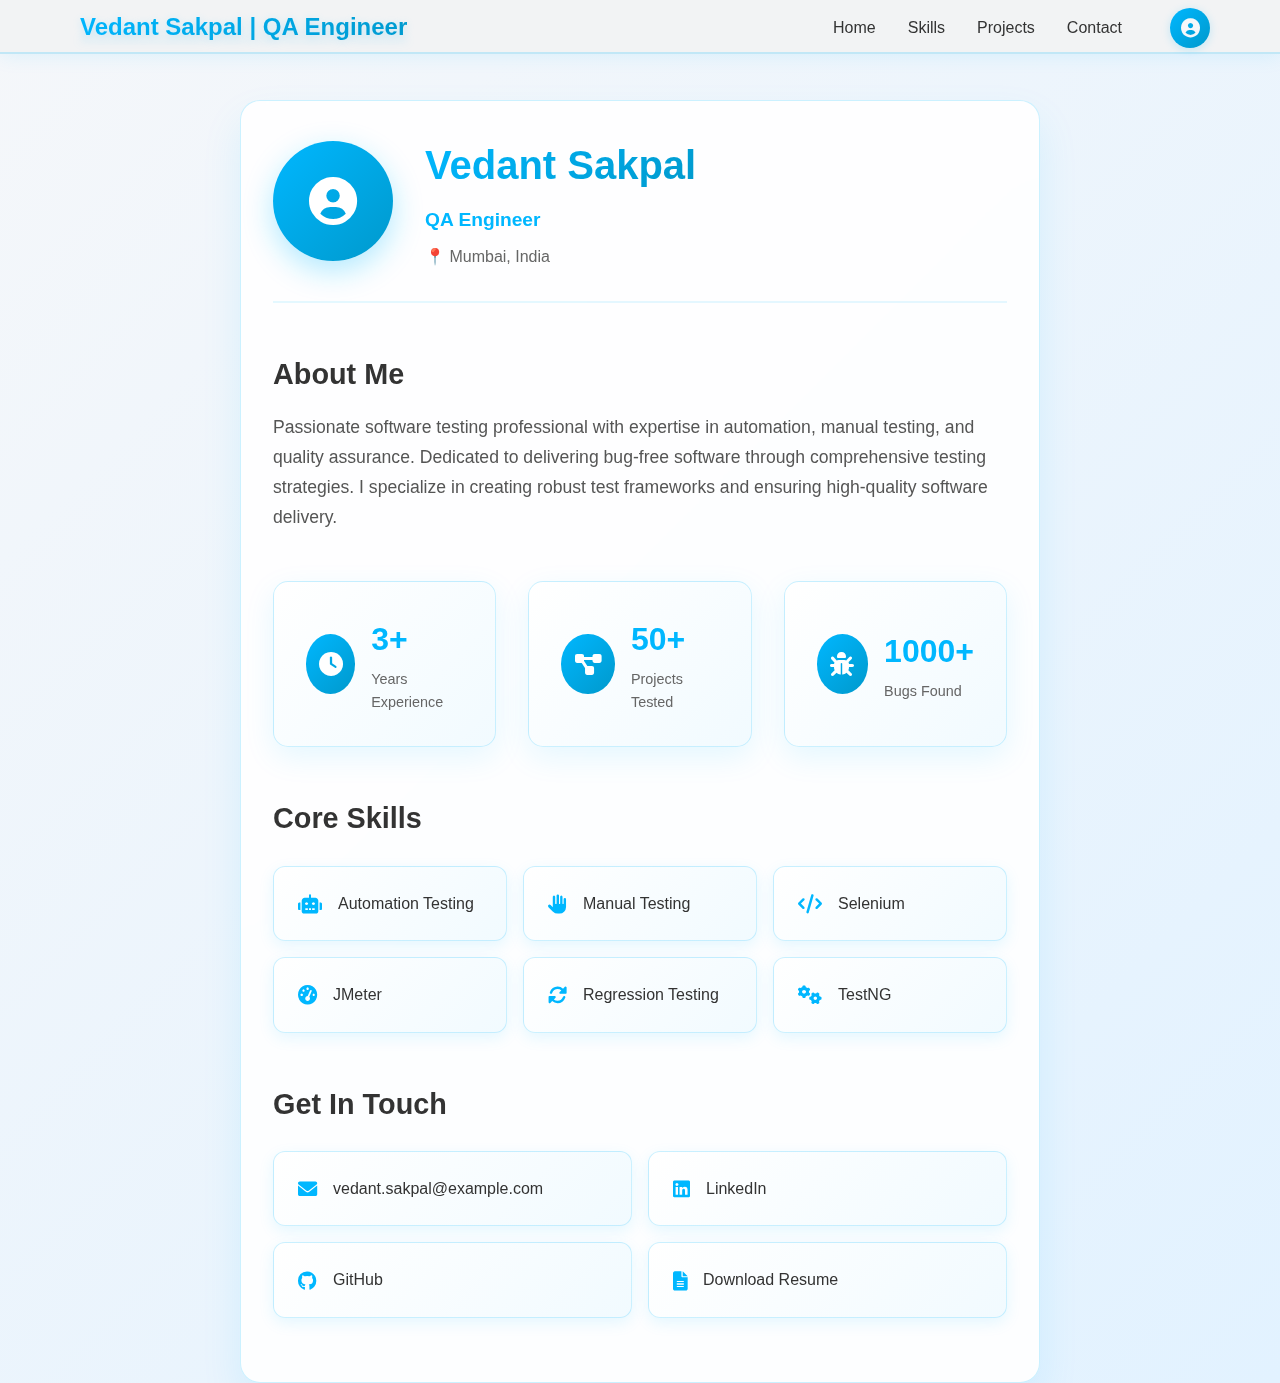
<file: profile.html>
<!DOCTYPE html>
<html lang="en">
<head>
    <meta charset="UTF-8">
    <meta name="viewport" content="width=device-width, initial-scale=1.0">
    <title>Vedant Sakpal - Profile | QA Engineer</title>
    <link rel="stylesheet" href="styles.css">
    <link href="https://fonts.googleapis.com/css2?family=Inter:wght@300;400;500;600;700&display=swap" rel="stylesheet">
    <link rel="stylesheet" href="https://cdnjs.cloudflare.com/ajax/libs/font-awesome/6.0.0/css/all.min.css">
</head>
<body>
    <!-- Navigation -->
    <nav class="navbar">
        <div class="nav-container">
            <div class="nav-logo">
                <a href="index.html" class="logo-text">Vedant Sakpal | QA Engineer</a>
            </div>
            <div class="nav-right">
                <ul class="nav-menu">
                    <li class="nav-item">
                        <a href="index.html#home" class="nav-link">Home</a>
                    </li>
                    <li class="nav-item">
                        <a href="index.html#skills" class="nav-link">Skills</a>
                    </li>
                    <li class="nav-item">
                        <a href="index.html#projects" class="nav-link">Projects</a>
                    </li>
                    <li class="nav-item">
                        <a href="index.html#contact" class="nav-link">Contact</a>
                    </li>
                </ul>
                <a href="profile.html" class="profile-link">
                    <div class="profile-icon">
                        <i class="fas fa-user-circle"></i>
                    </div>
                </a>
            </div>
            <div class="hamburger">
                <span class="bar"></span>
                <span class="bar"></span>
                <span class="bar"></span>
            </div>
        </div>
    </nav>

    <!-- Profile Section -->
    <section class="profile-section">
        <div class="container">
            <div class="profile-container">
                <div class="profile-header">
                    <div class="profile-avatar-large">
                        <i class="fas fa-user-circle"></i>
                    </div>
                    <div class="profile-info-large">
                        <h1>Vedant Sakpal</h1>
                        <p class="profile-title">QA Engineer</p>
                        <p class="profile-location">📍 Mumbai, India</p>
                    </div>
                </div>
                
                <div class="profile-description-large">
                    <h2>About Me</h2>
                    <p>Passionate software testing professional with expertise in automation, manual testing, and quality assurance. Dedicated to delivering bug-free software through comprehensive testing strategies. I specialize in creating robust test frameworks and ensuring high-quality software delivery.</p>
                </div>

                <div class="profile-stats-large">
                    <div class="stat-card">
                        <div class="stat-icon">
                            <i class="fas fa-clock"></i>
                        </div>
                        <div class="stat-content">
                            <h3>3+</h3>
                            <p>Years Experience</p>
                        </div>
                    </div>
                    <div class="stat-card">
                        <div class="stat-icon">
                            <i class="fas fa-project-diagram"></i>
                        </div>
                        <div class="stat-content">
                            <h3>50+</h3>
                            <p>Projects Tested</p>
                        </div>
                    </div>
                    <div class="stat-card">
                        <div class="stat-icon">
                            <i class="fas fa-bug"></i>
                        </div>
                        <div class="stat-content">
                            <h3>1000+</h3>
                            <p>Bugs Found</p>
                        </div>
                    </div>
                </div>

                <div class="profile-skills">
                    <h2>Core Skills</h2>
                    <div class="skills-grid-profile">
                        <div class="skill-item">
                            <i class="fas fa-robot"></i>
                            <span>Automation Testing</span>
                        </div>
                        <div class="skill-item">
                            <i class="fas fa-hand-paper"></i>
                            <span>Manual Testing</span>
                        </div>
                        <div class="skill-item">
                            <i class="fas fa-code"></i>
                            <span>Selenium</span>
                        </div>
                        <div class="skill-item">
                            <i class="fas fa-tachometer-alt"></i>
                            <span>JMeter</span>
                        </div>
                        <div class="skill-item">
                            <i class="fas fa-sync-alt"></i>
                            <span>Regression Testing</span>
                        </div>
                        <div class="skill-item">
                            <i class="fas fa-cogs"></i>
                            <span>TestNG</span>
                        </div>
                    </div>
                </div>

                <div class="profile-contact">
                    <h2>Get In Touch</h2>
                    <div class="contact-grid">
                        <a href="mailto:vedant.sakpal@example.com" class="contact-item-profile">
                            <i class="fas fa-envelope"></i>
                            <span>vedant.sakpal@example.com</span>
                        </a>
                        <a href="https://linkedin.com/in/vedant-sakpal" class="contact-item-profile">
                            <i class="fab fa-linkedin"></i>
                            <span>LinkedIn</span>
                        </a>
                        <a href="https://github.com/vedant-sakpal" class="contact-item-profile">
                            <i class="fab fa-github"></i>
                            <span>GitHub</span>
                        </a>
                        <a href="#" class="contact-item-profile">
                            <i class="fas fa-file-alt"></i>
                            <span>Download Resume</span>
                        </a>
                    </div>
                </div>
            </div>
        </div>
    </section>

    <script src="script.js"></script>
</body>
</html>
</file>
<file: styles.css>
/* Reset and Base Styles */
* {
    margin: 0;
    padding: 0;
    box-sizing: border-box;
}

html {
    scroll-behavior: smooth;
}

body {
    font-family: 'Open Sans', sans-serif;
    line-height: 1.6;
    color: #333;
    background: linear-gradient(135deg, #0A192F 0%, #0A192F 100%) !important;
    overflow-x: hidden;
}


/* Unified background for all main sections */
.main-content {
    background: linear-gradient(135deg, #0A192F 0%, #0A192F);
}

#particles-js {
    position: absolute;
    width: 100%;
    height: 100%;
    background-color: #0a192f; /* Your blue background */
    background-repeat: no-repeat;
    background-size: cover;
    background-position: 50% 50%;
    z-index: -1; /* Make sure it stays behind other content */
    opacity: 65%;
}


/* Container */
.container {
    max-width: 1200px;
    margin: 0 auto;
    padding: 0 20px;
}

/* Navigation */
.navbar {
    position: fixed;
    top: 10;
    width: 100%;
    height: 6%;
    background: #F2F3F4;

    backdrop-filter: blur(10px);
    z-index: 1000;
    transition: all 0.3s ease;
    border-bottom: 2px solid rgba(0, 183, 255, 0.2);
    box-shadow: 0 2px 20px rgba(0, 183, 255, 0.1);
    
}

.navbar.scrolled {
    background: linear-gradient(135deg, rgba(255, 255, 255, 0.98) 0%, rgba(245, 252, 255, 0.98) 100%);
    box-shadow: 0 4px 30px rgba(0, 183, 255, 0.15);
    border-bottom: 2px solid rgba(0, 183, 255, 0.3);
}

.nav-container {
    padding: 0 20px;
    display: flex;
    justify-content: space-between;
    align-items: center;
    height: 55px;
}

.nav-logo {
    margin-left: 60px; /* Move logo left by 3px */
}

.nav-right {
    display: flex;
    align-items: center;
    gap: 3rem;
    padding-right: 50px;
     /* Move nav links and profile icon right by 18px */
}

.nav-logo .logo-text {
    font-family: 'Montserrat', sans-serif;
    font-size: 1.5rem;
    font-weight: 700;
    background: linear-gradient(135deg, #00b7ff, #0099cc);
    -webkit-background-clip: text;
    -webkit-text-fill-color: transparent;
    background-clip: text;
    text-shadow: 0 2px 10px rgba(0, 183, 255, 0.2);
    transition: all 0.3s ease;
}

.nav-logo .logo-text:hover {
    background: linear-gradient(135deg, #0099cc, #00b7ff);
    -webkit-background-clip: text;
    -webkit-text-fill-color: transparent;
    background-clip: text;
    transform: scale(1.05);
}

.nav-menu {
    display: flex;
    list-style: none;
    gap: 2rem;
   
}

.nav-link {
    text-decoration: none;
    color: #333;
    font-weight: 500;
    transition: all 0.3s ease;
    position: relative;
}

.nav-link:hover {
    color: #00b7ff;
    transform: translateY(-2px);
    text-shadow: 0 2px 8px rgba(0, 183, 255, 0.3);
}

.nav-link::after {
    content: '';
    position: absolute;
    bottom: -5px;
    left: 0;
    width: 0;
    height: 2px;
    background: linear-gradient(135deg, #00b7ff, #0099cc);
    transition: width 0.3s ease;
}

.nav-link:hover::after {
    width: 100%;
}

.hamburger {
    display: none;
    flex-direction: column;
    cursor: pointer;
}

.bar {
    width: 25px;
    height: 3px;
    background: #333;
    margin: 3px 0;
    transition: 0.3s;
}

/* Profile Link */
.profile-link {
    text-decoration: none;
    display: flex;
    align-items: center;
}

.profile-icon {
    width: 40px;
    height: 40px;
    border-radius: 50%;
    background: linear-gradient(135deg, #00b7ff, #0099cc);
    display: flex;
    align-items: center;
    justify-content: center;
    cursor: pointer;
    transition: all 0.3s ease;
    box-shadow: 0 2px 10px rgba(0, 183, 255, 0.2);
}

.profile-icon:hover {
    transform: scale(1.1);
    box-shadow: 0 4px 15px rgba(0, 183, 255, 0.3);
}

.profile-icon i {
    color: #f5f7fa;
    font-size: 1.2rem;
}







/* Profile Page Styles */
.profile-section {
    min-height: 100vh;
    padding-top: 100px;
    background: linear-gradient(135deg, #f5f7fa 0%, #e2f2ff 100%);
}

.profile-container {
    max-width: 800px;
    margin: 0 auto;
    padding: 2rem;
    background: rgba(255, 255, 255, 0.9);
    backdrop-filter: blur(10px);
    border-radius: 20px;
    box-shadow: 0 20px 40px rgba(0, 183, 255, 0.1);
    border: 1px solid rgba(0, 183, 255, 0.2);
}

.profile-header {
    display: flex;
    align-items: center;
    margin-bottom: 3rem;
    padding-bottom: 2rem;
    border-bottom: 2px solid rgba(0, 183, 255, 0.1);
}

.profile-avatar-large {
    width: 120px;
    height: 120px;
    border-radius: 50%;
    background: linear-gradient(135deg, #00b7ff, #0099cc);
    display: flex;
    align-items: center;
    justify-content: center;
    margin-right: 2rem;
    box-shadow: 0 10px 30px rgba(0, 183, 255, 0.3);
}

.profile-avatar-large i {
    color: white;
    font-size: 3rem;
}

.profile-info-large h1 {
    font-size: 2.5rem;
    font-weight: 700;
    color: #333;
    margin-bottom: 0.5rem;
    background: linear-gradient(135deg, #00b7ff, #0099cc);
    -webkit-background-clip: text;
    -webkit-text-fill-color: transparent;
    background-clip: text;
}

.profile-title {
    font-size: 1.2rem;
    color: #00b7ff;
    font-weight: 600;
    margin-bottom: 0.5rem;
}

.profile-location {
    color: #666;
    font-size: 1rem;
}

.profile-description-large {
    margin-bottom: 3rem;
}

.profile-description-large h2 {
    font-size: 1.8rem;
    color: #333;
    margin-bottom: 1rem;
    font-weight: 600;
}

.profile-description-large p {
    font-size: 1.1rem;
    line-height: 1.7;
    color: #555;
}

.profile-stats-large {
    display: grid;
    grid-template-columns: repeat(auto-fit, minmax(200px, 1fr));
    gap: 2rem;
    margin-bottom: 3rem;
}

.stat-card {
    background: linear-gradient(135deg, rgba(255, 255, 255, 0.9), rgba(240, 250, 255, 0.9));
    padding: 2rem;
    border-radius: 15px;
    box-shadow: 0 10px 30px rgba(0, 183, 255, 0.1);
    border: 1px solid rgba(0, 183, 255, 0.2);
    display: flex;
    align-items: center;
    transition: all 0.3s ease;
}

.stat-card:hover {
    transform: translateY(-5px);
    box-shadow: 0 15px 40px rgba(0, 183, 255, 0.2);
}

.stat-icon {
    width: 60px;
    height: 60px;
    border-radius: 50%;
    background: linear-gradient(135deg, #00b7ff, #0099cc);
    display: flex;
    align-items: center;
    justify-content: center;
    margin-right: 1rem;
}

.stat-icon i {
    color: white;
    font-size: 1.5rem;
}

.stat-content h3 {
    font-size: 2rem;
    font-weight: 700;
    color: #00b7ff;
    margin-bottom: 0.2rem;
}

.stat-content p {
    color: #666;
    font-size: 0.9rem;
    font-weight: 500;
}

.profile-skills {
    margin-bottom: 3rem;
}

.profile-skills h2 {
    font-size: 1.8rem;
    color: #333;
    margin-bottom: 1.5rem;
    font-weight: 600;
}

.skills-grid-profile {
    display: grid;
    grid-template-columns: repeat(auto-fit, minmax(200px, 1fr));
    gap: 1rem;
}

.skill-item {
    background: linear-gradient(135deg, rgba(255, 255, 255, 0.9), rgba(240, 250, 255, 0.9));
    padding: 1.5rem;
    border-radius: 12px;
    box-shadow: 0 5px 15px rgba(0, 183, 255, 0.1);
    border: 1px solid rgba(0, 183, 255, 0.2);
    display: flex;
    align-items: center;
    transition: all 0.3s ease;
}

.skill-item:hover {
    transform: translateY(-3px);
    box-shadow: 0 10px 25px rgba(0, 183, 255, 0.2);
}

.skill-item i {
    color: #00b7ff;
    font-size: 1.2rem;
    margin-right: 1rem;
}

.skill-item span {
    color: #333;
    font-weight: 500;
}

.profile-contact {
    margin-bottom: 2rem;
}

.profile-contact h2 {
    font-size: 1.8rem;
    color: #333;
    margin-bottom: 1.5rem;
    font-weight: 600;
}

.contact-grid {
    display: grid;
    grid-template-columns: repeat(auto-fit, minmax(250px, 1fr));
    gap: 1rem;
}

.contact-item-profile {
    background: linear-gradient(135deg, rgba(255, 255, 255, 0.9), rgba(240, 250, 255, 0.9));
    padding: 1.5rem;
    border-radius: 12px;
    box-shadow: 0 5px 15px rgba(0, 183, 255, 0.1);
    border: 1px solid rgba(0, 183, 255, 0.2);
    display: flex;
    align-items: center;
    text-decoration: none;
    transition: all 0.3s ease;
}

.contact-item-profile:hover {
    transform: translateY(-3px);
    box-shadow: 0 10px 25px rgba(0, 183, 255, 0.2);
    text-decoration: none;
}

.contact-item-profile i {
    color: #00b7ff;
    font-size: 1.2rem;
    margin-right: 1rem;
}

.contact-item-profile span {
    color: #333;
    font-weight: 500;
}

/* Hero Section */
.hero {
    min-height: 100vh;
    display: flex;
    align-items: center;
    
    position: relative;
    overflow: hidden;
}

/* .glassmorphic-bg {
  position: absolute;
  top: 50%;
  left: 50%;
  transform: translate(-50%, -50%);
  
  width: 200%;
  max-width: 1500px;
  height: 650px;
  border-radius: 20px;
  padding-top: 35%;
  padding-bottom: 8%;
background: rgba(255, 255, 255, 0.1);
  box-shadow: 0 8px 32px 0 rgba(31, 38, 135, 0.37);
  box-shadow: inset 1px 1px 0.12px rgba(255, 255, 255, 0.4),
    1px 1px 3px rgba(0, 0, 0, 0.1);
  backdrop-filter: blur(4px);
  -webkit-backdrop-filter: blur(4px);
  border-radius: 10px;
  border: 1px solid rgba(255, 255, 255, 0.18);
  position: absolute;
}

/* Optional: subtle animated shine */


/* Background Animation Elements */
/*.hero-background {
    position: absolute;
    top: 0;
    left: 0;
    width: 100%;
    height: 100%;
    pointer-events: none;
    z-index: 1;
    overflow: hidden;
}

.bg-circle {
    position: absolute;
    border-radius: 50%;
    background: linear-gradient(135deg, rgba(0, 183, 255, 0.15), rgba(0, 153, 204, 0.08));
    animation: float 8s ease-in-out infinite;
    filter: blur(1px);
}

.bg-circle-1 {
    width: 250px;
    height: 250px;
    top: 5%;
    left: 3%;
    animation-delay: 0s;
    background: linear-gradient(135deg, rgba(0, 183, 255, 0.12), rgba(0, 153, 204, 0.06));
}

.bg-circle-2 {
    width: 180px;
    height: 180px;
    top: 55%;
    right: 8%;
    animation-delay: 2s;
    background: linear-gradient(135deg, rgba(0, 183, 255, 0.1), rgba(0, 153, 204, 0.05));
}

.bg-circle-3 {
    width: 120px;
    height: 120px;
    bottom: 15%;
    left: 12%;
    animation-delay: 4s;
    background: linear-gradient(135deg, rgba(0, 183, 255, 0.08), rgba(0, 153, 204, 0.04));
}

.bg-circle-4 {
    width: 90px;
    height: 90px;
    top: 25%;
    right: 35%;
    animation-delay: 6s;
    background: linear-gradient(135deg, rgba(0, 183, 255, 0.06), rgba(0, 153, 204, 0.03));
}

.bg-square {
    position: absolute;
    background: linear-gradient(135deg, rgba(0, 183, 255, 0.1), rgba(0, 153, 204, 0.05));
    animation: rotate 15s linear infinite;
    filter: blur(0.5px);
}

.bg-square-1 {
    width: 100px;
    height: 100px;
    top: 25%;
    right: 15%;
    transform: rotate(45deg);
    background: linear-gradient(135deg, rgba(0, 183, 255, 0.08), rgba(0, 153, 204, 0.04));
}

.bg-square-2 {
    width: 70px;
    height: 70px;
    bottom: 35%;
    left: 20%;
    transform: rotate(-30deg);
    background: linear-gradient(135deg, rgba(0, 183, 255, 0.06), rgba(0, 153, 204, 0.03));
}

.bg-square-3 {
    width: 50px;
    height: 50px;
    top: 70%;
    right: 45%;
    transform: rotate(60deg);
    background: linear-gradient(135deg, rgba(0, 183, 255, 0.05), rgba(0, 153, 204, 0.025));
}

.bg-triangle {
    position: absolute;
    width: 0;
    height: 0;
    border-style: solid;
    animation: pulse 8s ease-in-out infinite;
    filter: blur(0.5px);
}

.bg-triangle-1 {
    border-width: 0 50px 85px 50px;
    border-color: transparent transparent rgba(0, 183, 255, 0.08) transparent;
    top: 15%;
    left: 55%;
    animation-delay: 1s;
}

.bg-triangle-2 {
    border-width: 85px 50px 0 50px;
    border-color: rgba(0, 153, 204, 0.06) transparent transparent transparent;
    bottom: 25%;
    right: 20%;
    animation-delay: 3s;
}

.bg-triangle-3 {
    border-width: 0 35px 60px 35px;
    border-color: transparent transparent rgba(0, 183, 255, 0.05) transparent;
    top: 45%;
    left: 80%;
    animation-delay: 5s;
}

/* New animated elements */
.bg-dots {
    position: absolute;
    width: 100%;
    height: 100%;
    pointer-events: none;
}

.bg-dot {
    position: absolute;
    width: 4px;
    height: 4px;
    background: rgba(0, 183, 255, 0.3);
    border-radius: 50%;
    animation: dotFloat 10s ease-in-out infinite;
}

.bg-dot:nth-child(1) {
    top: 20%;
    left: 10%;
    animation-delay: 0s;
}


.bg-dot:nth-child(2) {
    top: 40%;
    right: 15%;
    animation-delay: 2s;
}

.bg-dot:nth-child(3) {
    bottom: 30%;
    left: 25%;
    animation-delay: 4s;
}

.bg-dot:nth-child(4) {
    top: 60%;
    right: 30%;
    animation-delay: 6s;
}

.bg-dot:nth-child(5) {
    bottom: 50%;
    left: 70%;
    animation-delay: 8s;
}

.bg-dot:nth-child(6) {
    top: 80%;
    right: 5%;
    animation-delay: 10s;
}



.hero-container {
    max-width: 1200px;
    margin: 0 auto;
    padding: 0 8px;
    display: grid;
    grid-template-columns: 1fr 1fr;
    gap: 4rem;
    align-items: center;
}

.hero-content {
    animation: fadeInUp 1s ease-out;
    position: relative;
    z-index: 2;
}

.title-container {
    position: relative;
    margin-bottom: 1.5rem;
}

.hero-title {
    font-family: 'Montserrat', sans-serif;
    font-size: 3.5rem;
    font-weight: 700;
    line-height: 1.1;
    position: relative;
    z-index: 2;
}

.title-glow {
    position: absolute;
    top: 50%;
    left: 50%;
    transform: translate(-50%, -50%);
    width: 120%;
    height: 120%;
    background: radial-gradient(circle, rgba(0, 183, 255, 0.1) 0%, transparent 70%);
    animation: titleGlow 3s ease-in-out infinite;
    z-index: 1;
}

.title-line1 {
    display: inline-block;
    background: linear-gradient(135deg, #00b7ff, #0099cc);
    -webkit-background-clip: text;
    -webkit-text-fill-color: transparent;
    background-clip: text;
    animation: slideInLeft 0.4s ease-out;
    position: relative;
    white-space: nowrap;
}
.title-line2{
    display: inline-block;
    background: linear-gradient(135deg, #00b7ff, #0099cc);
    -webkit-background-clip: text;
    -webkit-text-fill-color: transparent;
    background-clip: text;
    animation: slideInLeft 0.4s ease-out;
    position: relative;
}
.title-line:nth-child(2) {
    animation-delay: 0.1s;
}

@keyframes fadeUp {
  0% {
    opacity: 0;
    transform: translateY(30px);
  }
  100% {
    opacity: 1;
    transform: translateY(0);
  }
}

.title-line1 {
  animation: fadeUp 1.3s ease-out forwards;
}

.title-line2 {
  animation: fadeUp 0.8s ease-out forwards;
  animation-delay: 0.3s; /* starts after line1 */
}


.hero-subtitle {
    font-size: 1.3rem;
    color: #cfe9f9;
    margin-bottom: 2rem;
    animation: fadeInUp 1s ease-out 0.6s both;
}

.hero-buttons {
    display: flex;
    gap: 1.2rem;
    animation: fadeInUp 1s ease-out 0.8s both;
}

.btn {
    padding: 12px 24px;
    border: none;
    border-radius: 8px;
    font-weight: 600;
    text-decoration: none;
    transition: all 0.3s ease;
    cursor: pointer;
    display: inline-block;
    position: relative;
    overflow: hidden;
}

.btn-text {
    position: relative;
    z-index: 2;
}

.btn-glow {
    position: absolute;
    top: 50%;
    left: 50%;
    transform: translate(-50%, -50%);
    width: 0;
    height: 0;
    background: radial-gradient(circle, rgba(255, 255, 255, 0.3) 0%, transparent 70%);
    border-radius: 50%;
    transition: all 0.6s ease;
    z-index: 1;
}

.btn:hover .btn-glow {
    width: 300px;
    height: 300px;
}

.btn-primary {
    background: linear-gradient(135deg, #00b7ff, #0099cc);
    color: white;
    box-shadow: 0 2px 2px rgba(0, 183, 255, 0.3);
    animation: buttonPulse 2s ease-in-out infinite;
}

.btn-primary:hover {
    transform: translateY(-2px) scale(1.05);
    box-shadow: 0 5px 13px rgba(0, 183, 255, 0.5);
}

.btn-secondary {
    background: transparent;
    color: #00b7ff;
    border: 2px solid #00b7ff;
    animation: buttonPulse 2s ease-in-out infinite 1s;
}

.btn-secondary:hover {
    background: #00b7ff;
    color: white;
    transform: translateY(-2px) scale(1.05);
    box-shadow: 0 5px 13px rgba(0, 183, 255, 0.3);
}

.hero-visual {
    position: relative;
    height: 400px;
    display: flex;
    align-items: center;
    justify-content: center;
}

.hero-animation {
    position: relative;
    width: 100%;
    height: 100%;
    display: flex;
    align-items: center;
    justify-content: center;
}

.testing-scene {
    position: relative;
    width: 400px;
    height: 300px;
}

.browser-window {
    background: #f5f7fa;
    border-radius: 12px;
    box-shadow: 0 20px 40px rgba(0, 183, 255, 0.2);
    overflow: hidden;
    animation: slideInRight 1s ease-out 0.5s both;
}

.browser-header {
    background: #f5f7fa;
    padding: 12px 16px;
    border-bottom: 1px solid #e1e5e9;
}

.browser-dots {
    display: flex;
    gap: 6px;
}

.browser-dots span {
    width: 12px;
    height: 12px;
    border-radius: 50%;
    background: #f5f7fa;
}

.browser-dots span:nth-child(1) { background: #ff5f56; }
.browser-dots span:nth-child(2) { background: #ffbd2e; }
.browser-dots span:nth-child(3) { background: #27ca3f; }

.browser-content {
    padding: 20px;
    background: #f5f7fa;
    min-height: 200px;
    position: relative;
}

.test-elements {
    display: grid;
    grid-template-columns: repeat(2, 1fr);
    gap: 12px;
    margin-bottom: 20px;
}

.test-element {
    height: 40px;
    background: linear-gradient(135deg, #00b7ff, #0099cc);
    border-radius: 6px;
    position: relative;
    overflow: hidden;
    animation: testElementAppear 0.8s ease-out both;
    cursor: pointer;
}

.test-element::before {
    content: attr(data-test);
    position: absolute;
    top: 50%;
    left: 50%;
    transform: translate(-50%, -50%);
    color: #f5f7fa;
    font-size: 0.8rem;
    font-weight: 500;
    text-transform: uppercase;
    z-index: 2;
}

.test-element::after {
    content: '';
    position: absolute;
    top: 0;
    left: -100%;
    width: 100%;
    height: 100%;
    background: linear-gradient(90deg, transparent, rgba(255, 255, 255, 0.3), transparent);
    animation: shimmer 2s ease-in-out infinite;
}

.test-element:nth-child(1) { 
    animation-delay: 1s;
    animation: testElementAppear 0.8s ease-out 1s both, testElementPulse 3s ease-in-out infinite 2s;
}
.test-element:nth-child(2) { 
    animation-delay: 1.2s;
    animation: testElementAppear 0.8s ease-out 1.2s both, testElementPulse 3s ease-in-out infinite 2.2s;
}
.test-element:nth-child(3) { 
    animation-delay: 1.4s;
    animation: testElementAppear 0.8s ease-out 1.4s both, testElementPulse 3s ease-in-out infinite 2.4s;
}
.test-element:nth-child(4) { 
    animation-delay: 1.6s;
    animation: testElementAppear 0.8s ease-out 1.6s both, testElementPulse 3s ease-in-out infinite 2.6s;
}

.progress-bar {
    width: 100%;
    height: 8px;
    background: #e1e5e9;
    border-radius: 4px;
    overflow: hidden;
    margin-top: 20px;
}

.progress-fill {
    height: 100%;
    background: linear-gradient(135deg, #00b7ff, #0099cc);
    width: 0%;
    animation: progressFill 3s ease-out 2s forwards;
}

.floating-icons {
    position: absolute;
    width: 100%;
    height: 100%;
    pointer-events: none;
}

.floating-icon {
    position: absolute;
    font-size: 2rem;
    animation: float 6s ease-in-out infinite;
    opacity: 0.8;
}

.floating-icon:nth-child(1) {
    top: 10%;
    left: 10%;
    animation-delay: 0s;
}

.floating-icon:nth-child(2) {
    top: 20%;
    right: 15%;
    animation-delay: 1.5s;
}

.floating-icon:nth-child(3) {
    bottom: 20%;
    left: 15%;
    animation-delay: 3s;
}

.floating-icon:nth-child(4) {
    bottom: 10%;
    right: 10%;
    animation-delay: 4.5s;
}

/* Skills Section */
.skills {
    padding: 0px 0;
    background: linear-gradient(135deg, #f5f7fa 0%, #cde3f7 100%)!important;
}

.section-title {
    font-family: 'Montserrat', sans-serif;
    text-align: center;
    font-size: 2.5rem;
    font-weight: 700;
    margin-bottom: 0rem;
    background: linear-gradient(135deg, #00b7ff, #0099cc);
    -webkit-background-clip: text;
    -webkit-text-fill-color: transparent;
    background-clip: text;
}

.section-subtitle {
    text-align: center;
    font-size: 1.1rem;
    color: #F1F1F1;
    margin-bottom: 3rem;
}

.skills-grid {
    display: grid;
    grid-template-columns: repeat(auto-fit, minmax(350px, 1fr));
    gap: 2rem;
}

.skill-card {
    background: #f5f7fa;
    padding: 2rem;
    border-radius: 16px;
    box-shadow: 0 8px 32px rgba(0, 183, 255, 0.1);
    border: 1px solid rgba(0, 183, 255, 0.1);
    transition: all 0.3s ease;
    position: relative;
    overflow: hidden;
}

.skill-card::before {
    content: '';
    position: absolute;
    top: 0;
    left: 0;
    width: 100%;
    height: 4px;
    background: linear-gradient(135deg, #00b7ff, #0099cc);
    transform: scaleX(0);
    transition: transform 0.3s ease;
}

.skill-card:hover::before {
    transform: scaleX(1);
}

.skill-card:hover {
    transform: translateY(-8px);
    box-shadow: 0 16px 48px rgba(0, 183, 255, 0.2);
}

.skill-icon {
    width: 60px;
    height: 60px;
    background: linear-gradient(135deg, #00b7ff, #0099cc);
    border-radius: 12px;
    display: flex;
    align-items: center;
    justify-content: center;
    margin-bottom: 1.5rem;
    color: white;
    font-size: 1.5rem;
}

.skill-card h3 {
    font-family: 'Montserrat', sans-serif;
    font-size: 1.5rem;
    font-weight: 600;
    margin-bottom: 1rem;
    color: #333;
}

.skill-card p {
    color: #666;
    margin-bottom: 1.5rem;
    line-height: 1.6;
}

.skill-tags {
    display: flex;
    flex-wrap: wrap;
    gap: 0.5rem;
}

.tag {
    background: rgba(0, 183, 255, 0.1);
    color: #00b7ff;
    padding: 4px 12px;
    border-radius: 20px;
    font-size: 0.85rem;
    font-weight: 500;
}

/* Projects Section */
.projects {
    padding: 175px 0;
   background: linear-gradient(135deg, #f5f7fa 0%, #cde3f7 100%)!important;
}

.projects-grid {
    display: grid;
    grid-template-columns: repeat(auto-fit, minmax(400px, 1fr));
    gap: 2rem;
}

.project-card {
    background: white;
    border-radius: 16px;
    overflow: hidden;
    box-shadow: 0 8px 32px rgba(0, 183, 255, 0.1);
    transition: all 0.3s ease;
}

.project-card:hover {
    transform: translateY(-8px);
    box-shadow: 0 16px 48px rgba(0, 183, 255, 0.2);
}

.project-image {
    position: relative;
    height: 200px;
    background: linear-gradient(135deg, #00b7ff, #0099cc);
    display: flex;
    align-items: center;
    justify-content: center;
    overflow: hidden;
}

.project-placeholder {
    font-size: 3rem;
    color: white;
    opacity: 0.8;
}

.project-overlay {
    position: absolute;
    top: 0;
    left: 0;
    width: 100%;
    height: 100%;
    background: rgba(0, 0, 0, 0.8);
    display: flex;
    align-items: center;
    justify-content: center;
    opacity: 0;
    transition: opacity 0.3s ease;
}

.project-card:hover .project-overlay {
    opacity: 1;
}

.project-links {
    display: flex;
    gap: 1rem;
}

.project-link {
    width: 50px;
    height: 50px;
    background: white !important;
    border-radius: 50%;
    display: flex;
    align-items: center;
    justify-content: center;
    color: #00b7ff;
    text-decoration: none;
    transition: all 0.3s ease;
}

.project-link:hover {
    background: #00b7ff;
    color: white !important;
    transform: scale(1.1);
}

.project-content {
    padding: 2rem;
}

.project-content h3 {
    font-family: 'Montserrat', sans-serif;
    font-size: 1.5rem;
    font-weight: 600;
    margin-bottom: 1rem;
    color: #333;
}

.project-content p {
    color: #666;
    margin-bottom: 1.5rem;
    line-height: 1.6;
}

.project-tech {
    display: flex;
    flex-wrap: wrap;
    gap: 0.5rem;
}

.tech-tag {
    background: rgba(0, 183, 255, 0.1);
    color: #00b7ff;
    padding: 6px 12px;
    border-radius: 20px;
    font-size: 0.85rem;
    font-weight: 500;
}

/* Contact Section */
.contact {
    padding: 100px 0;
    background: linear-gradient(135deg, #f5f7fa 0%, #cde3f7 100%)!important;
}

.contact-content {
    display: grid;
    grid-template-columns: 1fr 1fr;
    gap: 4rem;
    margin-top: 3rem;
}

.contact-item {
    display: flex;
    align-items: center;
    margin-bottom: 2rem;
    padding: 1.5rem;
    background: #F1F1F1;
    border-radius: 12px;
    transition: all 0.3s ease;
}

.contact-item:hover {
    background: linear-gradient(135deg, #aee4fa, #0099cc);;
    transform: translateX(10px);
}

.contact-icon {
    width: 50px;
    height: 50px;
    background: linear-gradient(135deg, #00b7ff, #0099cc);
    border-radius: 50%;
    display: flex;
    align-items: center;
    justify-content: center;
    color: white;
    margin-right: 1rem;
    font-size: 1.2rem;
}

.contact-details h3 {
    font-family: 'Montserrat', sans-serif;
    font-size: 1.1rem;
    font-weight: 600;
    margin-bottom: 0.5rem;
    color: #333;
}

.contact-details p {
    color: #666;
}

.resume-link {
    color: #00b7ff;
    text-decoration: none;
    font-weight: 500;
    transition: all 0.3s ease;
}

.resume-link:hover {
    color: #0099cc;
    text-decoration: underline;
}

.contact-form {
    background: white !important;
    padding: 2rem;
    border-radius: 16px;
    box-shadow: 0 8px 32px rgba(0, 183, 255, 0.1);
}

.form-group {
    margin-bottom: 1.5rem;
}

.form-group input,
.form-group textarea {
    width: 100%;
    padding: 12px 16px;
    border: 2px solid #e1e5e9;
    border-radius: 8px;
    font-size: 1rem;
    transition: all 0.3s ease;
    font-family: inherit;
}

.form-group input:focus,
.form-group textarea:focus {
    outline: none;
    border-color: #00b7ff;
    box-shadow: 0 0 0 3px rgba(0, 183, 255, 0.1);
}

.form-group textarea {
    resize: vertical;
    min-height: 120px;
}

/* Footer */
.footer {
    background: #333;
    color: white;
    padding: 2rem 0;
    text-align: center;
}

.footer-content {
    display: flex;
    justify-content: space-between;
    align-items: center;
    max-width: 1200px;
    margin: 0 auto;
    padding: 0 20px;
}

.footer-social {
    display: flex;
    gap: 1rem;
}

.social-link {
    width: 40px;
    height: 40px;
    background: rgba(245, 240, 240, 0.1);
    border-radius: 50%;
    display: flex;
    align-items: center;
    justify-content: center;
    color: white;
    text-decoration: none;
    transition: all 0.3s ease;
}

.social-link:hover {
    background: #00b7ff;
    transform: translateY(-2px);
}

/* Remove background from these sections */
.skills,
.projects,
.contact {
    /* background: linear-gradient(135deg, #f5f7fa 0%, #cde3f7 100%)!important; */
    background: none !important;
}

/* Animations */
@keyframes fadeInUp {
    from {
        opacity: 0;
        transform: translateY(30px);
    }
    to {
        opacity: 1;
        transform: translateY(0);
    }
}

@keyframes slideInLeft {
    from {
        opacity: 0;
        transform: translateX(-50px);
    }
    to {
        opacity: 1;
        transform: translateX(0);
    }
}

@keyframes slideInRight {
    from {
        opacity: 0;
        transform: translateX(50px);
    }
    to {
        opacity: 1;
        transform: translateX(0);
    }
}

@keyframes testElementAppear {
    from {
        opacity: 0;
        transform: scale(0.8);
    }
    to {
        opacity: 1;
        transform: scale(1);
    }
}

@keyframes progressFill {
    from {
        width: 0%;
    }
    to {
        width: 100%;
    }
}

@keyframes float {
    0%, 100% {
        transform: translateY(0px) rotate(0deg);
    }
    25% {
        transform: translateY(-15px) rotate(90deg);
    }
    50% {
        transform: translateY(-25px) rotate(180deg);
    }
    75% {
        transform: translateY(-10px) rotate(270deg);
    }
}

@keyframes rotate {
    from {
        transform: rotate(0deg) scale(1);
    }
    50% {
        transform: rotate(180deg) scale(1.1);
    }
    to {
        transform: rotate(360deg) scale(1);
    }
}

@keyframes pulse {
    0%, 100% {
        opacity: 0.4;
        transform: scale(1) rotate(0deg);
    }
    25% {
        opacity: 0.7;
        transform: scale(1.05) rotate(90deg);
    }
    50% {
        opacity: 1;
        transform: scale(1.15) rotate(180deg);
    }
    75% {
        opacity: 0.8;
        transform: scale(1.08) rotate(270deg);
    }
}

@keyframes dotFloat {
    0%, 100% {
        transform: translateY(0px) scale(1);
        opacity: 0.3;
    }
    25% {
        transform: translateY(-8px) scale(1.2);
        opacity: 0.6;
    }
    50% {
        transform: translateY(-15px) scale(1.4);
        opacity: 0.8;
    }
    75% {
        transform: translateY(-8px) scale(1.2);
        opacity: 0.6;
    }
}



@keyframes titleGlow {
    0%, 100% {
        opacity: 0.3;
        transform: translate(-50%, -50%) scale(1);
    }
    50% {
        opacity: 0.6;
        transform: translate(-50%, -50%) scale(1.1);
    }
}

@keyframes buttonPulse {
    0%, 100% {
        transform: scale(1);
    }
    50% {
        transform: scale(1.02);
    }
}

@keyframes testElementPulse {
    0%, 100% {
        transform: scale(1);
        box-shadow: 0 0 0 rgba(0, 183, 255, 0.3);
    }
    50% {
        transform: scale(1.05);
        box-shadow: 0 0 20px rgba(0, 183, 255, 0.6);
    }
}

@keyframes shimmer {
    0% {
        left: -100%;
    }
    100% {
        left: 100%;
    }
}

@keyframes ripple {
    to {
        transform: scale(4);
        opacity: 0;
    }
}

/* AOS Animation Classes */
[data-aos] {
    opacity: 0;
    transition: all 0.6s ease;
}

[data-aos].aos-animate {
    opacity: 1;
}

[data-aos="fade-up"] {
    transform: translateY(30px);
}

[data-aos="fade-up"].aos-animate {
    transform: translateY(0);
}

[data-aos="fade-right"] {
    transform: translateX(-30px);
}

[data-aos="fade-right"].aos-animate {
    transform: translateX(0);
}

[data-aos="fade-left"] {
    transform: translateX(30px);
}

[data-aos="fade-left"].aos-animate {
    transform: translateX(0);
}

/* Responsive Design */
/* Large Desktop */
@media (min-width: 1400px) {
    .container {
        max-width: 1400px;
    }
    
    .hero-title {
        font-size: 4rem;
    }
    
    .section-title {
        font-size: 3rem;
    }
    
    .skills-grid {
        grid-template-columns: repeat(3, 1fr);
    }
    
    .projects-grid {
        grid-template-columns: repeat(2, 1fr);
    }
}

/* Desktop */
@media (max-width: 1200px) {
    .container {
        max-width: 1000px;
    }
    
    .hero-container {
        gap: 3rem;
    }
    
    .hero-title {
        font-size: 3rem;
    }
    
    .skills-grid {
        grid-template-columns: repeat(2, 1fr);
    }
    
    .projects-grid {
        grid-template-columns: repeat(2, 1fr);
    }
}

/* Tablet Landscape */
@media (max-width: 1024px) {
    .container {
        max-width: 900px;
        padding: 0 30px;
    }
    
    .nav-container {
        padding: 0 30px;
    }
    
    .hero-container {
        gap: 2rem;
    }
    
    .hero-title {
        font-size: 2.8rem;
    }
    
    .section-title {
        font-size: 2.2rem;
    }
    
    .skills-grid {
        grid-template-columns: repeat(2, 1fr);
        gap: 1.5rem;
    }
    
    .projects-grid {
        grid-template-columns: repeat(2, 1fr);
        gap: 1.5rem;
    }
    
    .contact-content {
        gap: 3rem;
    }
    
    /* Profile Page Responsive */
    .profile-container {
        max-width: 700px;
    }
    
    .profile-stats-large {
        grid-template-columns: repeat(2, 1fr);
    }
    
    .skills-grid-profile {
        grid-template-columns: repeat(2, 1fr);
    }
    
    .contact-grid {
        grid-template-columns: repeat(2, 1fr);
    }
}

/* Tablet Portrait */
@media (max-width: 768px) {
    .container {
        padding: 0 20px;
    }
    
    .nav-container {
        padding: 0 20px;
    }
    
    .nav-logo {
        margin-left: 0;
    }
    
    .nav-right {
        gap: 1rem;
        padding-right: 0;
    }
    
    .hamburger {
        display: flex;
    }

    .nav-menu {
        position: fixed;
        left: -100%;
        top: 70px;
        flex-direction: column;
        background: linear-gradient(135deg, rgba(255, 255, 255, 0.98) 0%, rgba(245, 252, 255, 0.98) 100%);
        backdrop-filter: blur(10px);
        width: 100%;
        text-align: center;
        transition: 0.3s;
        box-shadow: 0 10px 27px rgba(0, 0, 0, 0.05);
        padding: 2rem 0;
        border-bottom: 2px solid rgba(0, 183, 255, 0.2);
    }

    .nav-menu.active {
        left: 0;
    }
    
    .nav-menu li {
        margin: 1rem 0;
    }
    
    .nav-link {
        font-size: 1.1rem;
        padding: 0.5rem 1rem;
    }

    .hero-container {
        grid-template-columns: 1fr;
        text-align: center;
        gap: 2rem;
        padding: 2rem 0;
    }

    .hero-title {
        font-size: 2.5rem;
    }
    
    .hero-subtitle {
        font-size: 1.1rem;
    }

    .hero-buttons {
        justify-content: center;
        flex-wrap: wrap;
        gap: 1rem;
    }
    
    .hero-visual {
        height: 300px;
    }
    
    .testing-scene {
        width: 100%;
        max-width: 350px;
        height: 250px;
    }

    .skills-grid {
        grid-template-columns: 1fr;
        gap: 1.5rem;
    }
    
    .skill-card {
        padding: 1.5rem;
    }

    .projects-grid {
        grid-template-columns: 1fr;
        gap: 1.5rem;
    }
    
    .project-card {
        max-width: 500px;
        margin: 0 auto;
    }

    .contact-content {
        grid-template-columns: 1fr;
        gap: 2rem;
    }
    
    .contact-form {
        padding: 0.5rem;
    }

    .footer-content {
        flex-direction: column;
        gap: 1rem;
        text-align: center;
    }
    
    .footer-social {
        justify-content: center;
    }

    /* Profile Page Responsive */
    .profile-container {
        padding: 1.5rem;
        margin: 1rem;
    }

    .profile-header {
        flex-direction: column;
        text-align: center;
        gap: 1rem;
    }

    .profile-avatar-large {
        margin-right: 0;
        margin-bottom: 1rem;
        width: 100px;
        height: 100px;
    }
    
    .profile-avatar-large i {
        font-size: 2.5rem;
    }

    .profile-info-large h1 {
        font-size: 2rem;
    }
    
    .profile-stats-large {
        grid-template-columns: 1fr;
        gap: 1rem;
    }
    
    .stat-card {
        padding: 1.5rem;
    }
    
    .stat-icon {
        width: 50px;
        height: 50px;
    }
    
    .stat-icon i {
        font-size: 1.2rem;
    }

    .skills-grid-profile {
        grid-template-columns: 1fr;
    }
    
    .skill-item {
        padding: 1rem;
    }

    .contact-grid {
        grid-template-columns: 1fr;
    }
    
    .contact-item-profile {
        padding: 1rem;
    }
}

/* Mobile Large */
@media (max-width: 600px) {
    .container {
        padding: 0 15px;
    }
    
    .nav-container {
        padding: 0 15px;
    }
    
    .hero-container {
        padding: 1rem 0;
    }
    
    .hero-title {
        font-size: 2.2rem;
    }
    
    .hero-subtitle {
        font-size: 1rem;
    }
    
    .section-title {
        font-size: 2rem;
    }
    
    .section-subtitle {
        font-size: 1rem;
    }
    
    .skills {
        padding: 60px 0;
    }
    
    .projects {
        padding: 60px 0;
    }
    
    .contact {
        padding: 60px 0;
    }
    
    .skill-card {
        padding: 1.25rem;
    }
    
    .project-content {
        padding: 1.5rem;
    }
    
    .contact-form {
        padding: 1.25rem;
    }
    
    .btn {
        padding: 10px 20px;
        font-size: 0.9rem;
    }
    
    /* Profile Page Responsive */
    .profile-section {
        padding-top: 80px;
    }
    
    .profile-container {
        padding: 1.25rem;
        margin: 0.5rem;
    }
    
    .profile-avatar-large {
        width: 80px;
        height: 80px;
    }
    
    .profile-avatar-large i {
        font-size: 2rem;
    }
    
    .profile-info-large h1 {
        font-size: 1.8rem;
    }
    
    .profile-title {
        font-size: 1rem;
    }
    
    .profile-description-large h2 {
        font-size: 1.5rem;
    }
    
    .profile-description-large p {
        font-size: 1rem;
    }
    
    .stat-card {
        padding: 1.25rem;
    }
    
    .stat-content h3 {
        font-size: 1.5rem;
    }
    
    .profile-skills h2,
    .profile-contact h2 {
        font-size: 1.5rem;
    }
}

/* Mobile Medium */
@media (max-width: 480px) {
    .hero-title {
        font-size: 1.8rem;
    }
    
    .section-title {
        font-size: 1.8rem;
    }
    
    .hero-buttons {
        flex-direction: column;
        align-items: center;
    }
    
    .btn {
        width: 100%;
        max-width: 250px;
        text-align: center;
    }
    
    .hero-visual {
        height: 250px;
    }
    
    .testing-scene {
        height: 200px;
    }
    
    .browser-window {
        transform: scale(0.9);
    }
    
    .skill-card {
        padding: 1rem;
    }
    
    .skill-icon {
        width: 50px;
        height: 50px;
        font-size: 1.2rem;
    }
    
    .skill-card h3 {
        font-size: 1.3rem;
    }
    
    .project-content {
        padding: 1.25rem;
    }
    
    .project-content h3 {
        font-size: 1.3rem;
    }
    
    .contact-item {
        padding: 1rem;
        flex-direction: column;
        text-align: center;
    }
    
    .contact-icon {
        margin-right: 0;
        margin-bottom: 0.5rem;
    }
    
    .contact-form {
        padding: 1rem;
    }
    
    .form-group input,
    .form-group textarea {
        padding: 10px 12px;
        font-size: 0.9rem;
    }
    
    /* Profile Page Responsive */
    .profile-container {
        padding: 1rem;
    }
    
    .profile-avatar-large {
        width: 70px;
        height: 70px;
    }
    
    .profile-avatar-large i {
        font-size: 1.8rem;
    }
    
    .profile-info-large h1 {
        font-size: 1.6rem;
    }
    
    .profile-title {
        font-size: 0.9rem;
    }
    
    .profile-location {
        font-size: 0.9rem;
    }
    
    .profile-description-large h2 {
        font-size: 1.3rem;
    }
    
    .profile-description-large p {
        font-size: 0.9rem;
    }
    
    .stat-card {
        padding: 1rem;
        flex-direction: column;
        text-align: center;
    }
    
    .stat-icon {
        margin-right: 0;
        margin-bottom: 0.5rem;
    }
    
    .stat-content h3 {
        font-size: 1.3rem;
    }
    
    .stat-content p {
        font-size: 0.8rem;
    }
    
    .profile-skills h2,
    .profile-contact h2 {
        font-size: 1.3rem;
    }
    
    .skill-item {
        padding: 0.75rem;
    }
    
    .contact-item-profile {
        padding: 0.75rem;
    }
}

/* Mobile Small */
@media (max-width: 360px) {
    .container {
        padding: 0 10px;
    }
    
    .nav-container {
        padding: 0 10px;
    }
    
    .hero-title {
        font-size: 1.6rem;
    }
    
    .section-title {
        font-size: 1.6rem;
    }
    
    .hero-subtitle {
        font-size: 0.9rem;
    }
    
    .section-subtitle {
        font-size: 0.9rem;
    }
    
    .btn {
        padding: 8px 16px;
        font-size: 0.85rem;
    }
    
    .skill-card {
        padding: 0.75rem;
    }
    
    .skill-icon {
        width: 45px;
        height: 45px;
        font-size: 1.1rem;
    }
    
    .skill-card h3 {
        font-size: 1.2rem;
    }
    
    .skill-card p {
        font-size: 0.9rem;
    }
    
    .tag {
        font-size: 0.75rem;
        padding: 3px 8px;
    }
    
    .project-content {
        padding: 1rem;
    }
    
    .project-content h3 {
        font-size: 1.2rem;
    }
    
    .project-content p {
        font-size: 0.9rem;
    }
    
    .tech-tag {
        font-size: 0.75rem;
        padding: 4px 8px;
    }
    
    .contact-item {
        padding: 0.75rem;
    }
    
    .contact-icon {
        width: 45px;
        height: 45px;
        font-size: 1.1rem;
    }
    
    .contact-details h3 {
        font-size: 1rem;
    }
    
    .contact-details p {
        font-size: 0.9rem;
    }
    
    .contact-form {
        padding: 0.75rem;
    }
    
    .form-group input,
    .form-group textarea {
        padding: 8px 10px;
        font-size: 0.85rem;
    }
    
    /* Profile Page Responsive */
    .profile-container {
        padding: 0.75rem;
    }
    
    .profile-avatar-large {
        width: 60px;
        height: 60px;
    }
    
    .profile-avatar-large i {
        font-size: 1.5rem;
    }
    
    .profile-info-large h1 {
        font-size: 1.4rem;
    }
    
    .profile-title {
        font-size: 0.8rem;
    }
    
    .profile-location {
        font-size: 0.8rem;
    }
    
    .profile-description-large h2 {
        font-size: 1.2rem;
    }
    
    .profile-description-large p {
        font-size: 0.85rem;
    }
    
    .stat-card {
        padding: 0.75rem;
    }
    
    .stat-icon {
        width: 45px;
        height: 45px;
        font-size: 1.1rem;
    }
    
    .stat-content h3 {
        font-size: 1.2rem;
    }
    
    .stat-content p {
        font-size: 0.75rem;
    }
    
    .profile-skills h2,
    .profile-contact h2 {
        font-size: 1.2rem;
    }
    
    .skill-item {
        padding: 0.5rem;
    }
    
    .contact-item-profile {
        padding: 0.5rem;
    }
}

/* Landscape Mobile */
@media (max-height: 500px) and (orientation: landscape) {
    .hero {
        min-height: auto;
        padding: 100px 0 50px 0;
    }
    
    .hero-container {
        gap: 1rem;
    }
    
    .hero-title {
        font-size: 2rem;
    }
    
    .hero-subtitle {
        font-size: 0.9rem;
        margin-bottom: 1rem;
    }
    
    .hero-buttons {
        gap: 0.5rem;
    }
    
    .btn {
        padding: 8px 16px;
        font-size: 0.85rem;
    }
    
    .hero-visual {
        height: 200px;
    }
    
    .testing-scene {
        height: 150px;
    }
    
    .skills,
    .projects,
    .contact {
        padding: 50px 0;
    }
    
    .section-title {
        font-size: 1.8rem;
        margin-bottom: 0.5rem;
    }
    
    .section-subtitle {
        font-size: 0.9rem;
        margin-bottom: 2rem;
    }
}

/* High DPI Displays */
@media (-webkit-min-device-pixel-ratio: 2), (min-resolution: 192dpi) {
    .bg-circle,
    .bg-square,
    .bg-triangle,
    .bg-dot {
        transform: scale(0.5);
    }
}

/* Print Styles */
@media print {
    .navbar,
    .hero-background,
    .floating-icons,
    .hamburger,
    .footer {
        display: none;
    }
    
    .hero {
        min-height: auto;
        padding: 20px 0;
    }
    
    .container {
        max-width: none;
        padding: 0;
    }
    
    .skill-card,
    .project-card,
    .contact-item {
        break-inside: avoid;
        box-shadow: none;
        border: 1px solid #ccc;
    }
    
    body {
        background: white;
        color: black;
    }
    
    .btn {
        border: 1px solid #333;
        background: white;
        color: black;
    }
} 

/* Additional Responsive Improvements */

/* Better touch targets for mobile */
@media (max-width: 768px) {
    .nav-link {
        padding: 12px 16px;
        min-height: 44px;
        display: flex;
        align-items: center;
        justify-content: center;
    }
    
    .btn {
        min-height: 44px;
        padding: 12px 24px;
    }
    
    .skill-card,
    .project-card {
        cursor: pointer;
        -webkit-tap-highlight-color: transparent;
    }
    
    .contact-item {
        min-height: 60px;
    }
    
    .form-group input,
    .form-group textarea {
        min-height: 44px;
        font-size: 16px; /* Prevents zoom on iOS */
    }
}

/* Improved spacing for very small screens */
@media (max-width: 360px) {
    .container {
        padding: 0 8px;
    }
    
    .nav-container {
        padding: 0 8px;
    }
    
    .hero-container {
        padding: 0.5rem 0;
    }
    
    .skills,
    .projects,
    .contact {
        padding: 40px 0;
    }
    
    .section-title {
        margin-bottom: 0.5rem;
    }
    
    .section-subtitle {
        margin-bottom: 2rem;
    }
}

/* Better landscape orientation handling */
@media (max-height: 500px) and (orientation: landscape) {
    .hero {
        padding: 80px 0 30px 0;
    }
    
    .hero-container {
        gap: 1rem;
        align-items: center;
    }
    
    .hero-content {
        flex: 1;
    }
    
    .hero-visual {
        flex: 1;
        height: 180px;
    }
    
    .testing-scene {
        height: 120px;
    }
    
    .skills,
    .projects,
    .contact {
        padding: 30px 0;
    }
    
    .skill-card,
    .project-card {
        margin-bottom: 1rem;
    }
}

/* Enhanced focus states for accessibility */
.btn:focus,
.nav-link:focus,
.skill-card:focus,
.project-card:focus {
    outline: 2px solid #00b7ff;
    outline-offset: 2px;
}

/* Better loading states */
.loading-overlay {
    position: fixed;
    top: 0;
    left: 0;
    width: 100%;
    height: 100%;
    background: rgba(255, 255, 255, 0.9);
    display: flex;
    align-items: center;
    justify-content: center;
    z-index: 9999;
    opacity: 0;
    visibility: hidden;
    transition: all 0.3s ease;
}

.loading-overlay.active {
    opacity: 1;
    visibility: visible;
}

/* Improved notification positioning for mobile */
@media (max-width: 768px) {
    .notification {
        top: 10px;
        right: 10px;
        left: 10px;
        max-width: none;
        transform: translateY(-100%);
    }
    
    .notification.show {
        transform: translateY(0);
    }
}

/* Better scroll behavior */
html {
    scroll-behavior: smooth;
    scroll-padding-top: 80px; /* Account for fixed navbar */
}

/* Enhanced mobile navigation */
@media (max-width: 768px) {
    .nav-menu {
        max-height: calc(100vh - 70px);
        overflow-y: auto;
        -webkit-overflow-scrolling: touch;
    }
    
    .nav-menu::-webkit-scrollbar {
        width: 0;
        background: transparent;
    }
    
    .nav-menu li {
        border-bottom: 1px solid rgba(0, 183, 255, 0.1);
    }
    
    .nav-menu li:last-child {
        border-bottom: none;
    }
}

/* Better form handling on mobile */
@media (max-width: 768px) {
    .contact-form {
        position: relative;
    }
    
    .form-group input:focus,
    .form-group textarea:focus {
        transform: scale(1.02);
    }
    
    .btn[type="submit"] {
        width: 100%;
        margin-top: 1rem;
    }
}

/* Enhanced card interactions */
@media (max-width: 768px) {
    .skill-card:active,
    .project-card:active {
        transform: scale(0.98);
        transition: transform 0.1s ease;
    }
    
    .btn:active {
        transform: scale(0.95);
    }
}

/* Better image handling */
img {
    max-width: 100%;
    height: auto;
    display: block;
}

/* Improved text readability */
@media (max-width: 768px) {
    .hero-subtitle,
    .section-subtitle {
        line-height: 1.5;
    }
    
    .skill-card p,
    .project-content p {
        line-height: 1.6;
    }
}

/* Enhanced accessibility */
@media (prefers-reduced-motion: reduce) {
    *,
    *::before,
    *::after {
        animation-duration: 0.01ms !important;
        animation-iteration-count: 1 !important;
        transition-duration: 0.01ms !important;
    }
    
    .floating-icon,
    .bg-circle,
    .bg-square,
    .bg-triangle,
    .bg-dot {
        animation: none !important;
    }
}

/* Better contrast for accessibility */
@media (prefers-contrast: high) {
    .btn {
        border: 2px solid currentColor;
    }
    
    .skill-card,
    .project-card {
        border: 2px solid #333;
    }
}

/* Print optimizations */
@media print {
    .navbar,
    .hero-background,
    .floating-icons,
    .hamburger,
    .footer,
    .scroll-to-top {
        display: none !important;
    }
    
    .hero {
        min-height: auto;
        padding: 20px 0;
        page-break-after: avoid;
    }
    
    .container {
        max-width: none;
        padding: 0;
    }
    
    .skill-card,
    .project-card,
    .contact-item {
        break-inside: avoid;
        box-shadow: none;
        border: 1px solid #ccc;
        margin-bottom: 1rem;
    }
    
    body {
        background: white !important;
        color: black !important;
        font-size: 12pt;
        line-height: 1.4;
    }
    
    .btn {
        border: 1px solid #333 !important;
        background: white !important;
        color: black !important;
        text-decoration: none;
    }
    
    h1, h2, h3 {
        color: black !important;
    }
    
    .section-title {
        background: none !important;
        -webkit-background-clip: initial !important;
        -webkit-text-fill-color: initial !important;
        color: black !important;
    }
}

/* High contrast mode support */
@media (prefers-contrast: high) {
    .btn-primary {
        background: #000 !important;
        color: #fff !important;
        border: 2px solid #000 !important;
    }
    
    .btn-secondary {
        background: #fff !important;
        color: #000 !important;
        border: 2px solid #000 !important;
    }
    
    .skill-card,
    .project-card {
        border: 2px solid #000 !important;
        background: #fff !important;
    }
    
    .nav-link {
        color: #000 !important;
    }
    
    .nav-link:hover {
        color: #00b7ff !important;
    }
}

/* Dark mode support */
@media (prefers-color-scheme: dark) {
    body {
        background: linear-gradient(135deg, #1a1a1a 0%, #2d2d2d 100%);
        color: #e0e0e0;
    }
    
    .navbar {
        background: linear-gradient(135deg, rgba(26, 26, 26, 0.95) 0%, rgba(45, 45, 45, 0.95) 100%);
    }
    
    .skill-card,
    .project-card,
    .contact-form {
        background: rgba(45, 45, 45, 0.9);
        color: #e0e0e0;
    }
    
    .nav-link {
        color: #e0e0e0;
    }
    
    .nav-link:hover {
        color: #00b7ff;
    }
    
    .form-group input,
    .form-group textarea {
        background: rgba(26, 26, 26, 0.8);
        color: #e0e0e0;
        border-color: #444;
    }
    
    .form-group input:focus,
    .form-group textarea:focus {
        border-color: #00b7ff;
        background: rgba(26, 26, 26, 0.9);
    }
}
</file>
